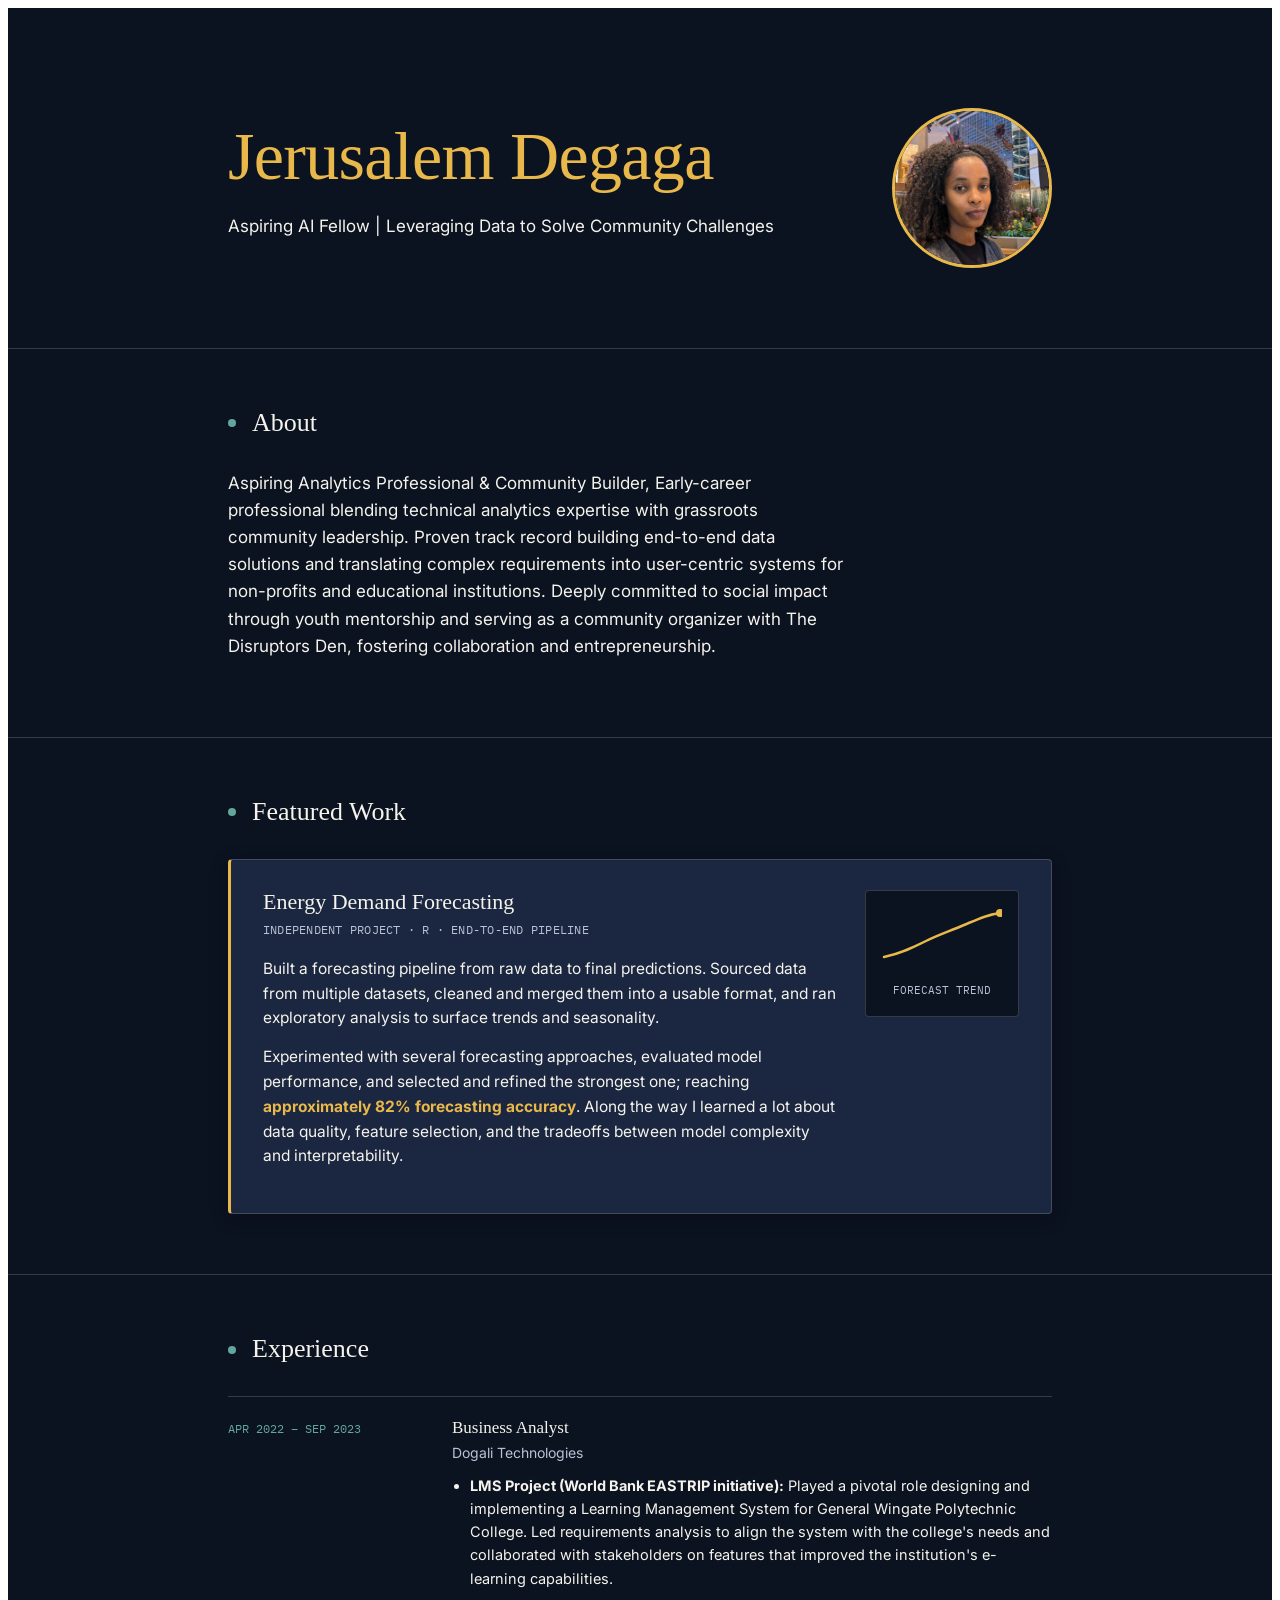
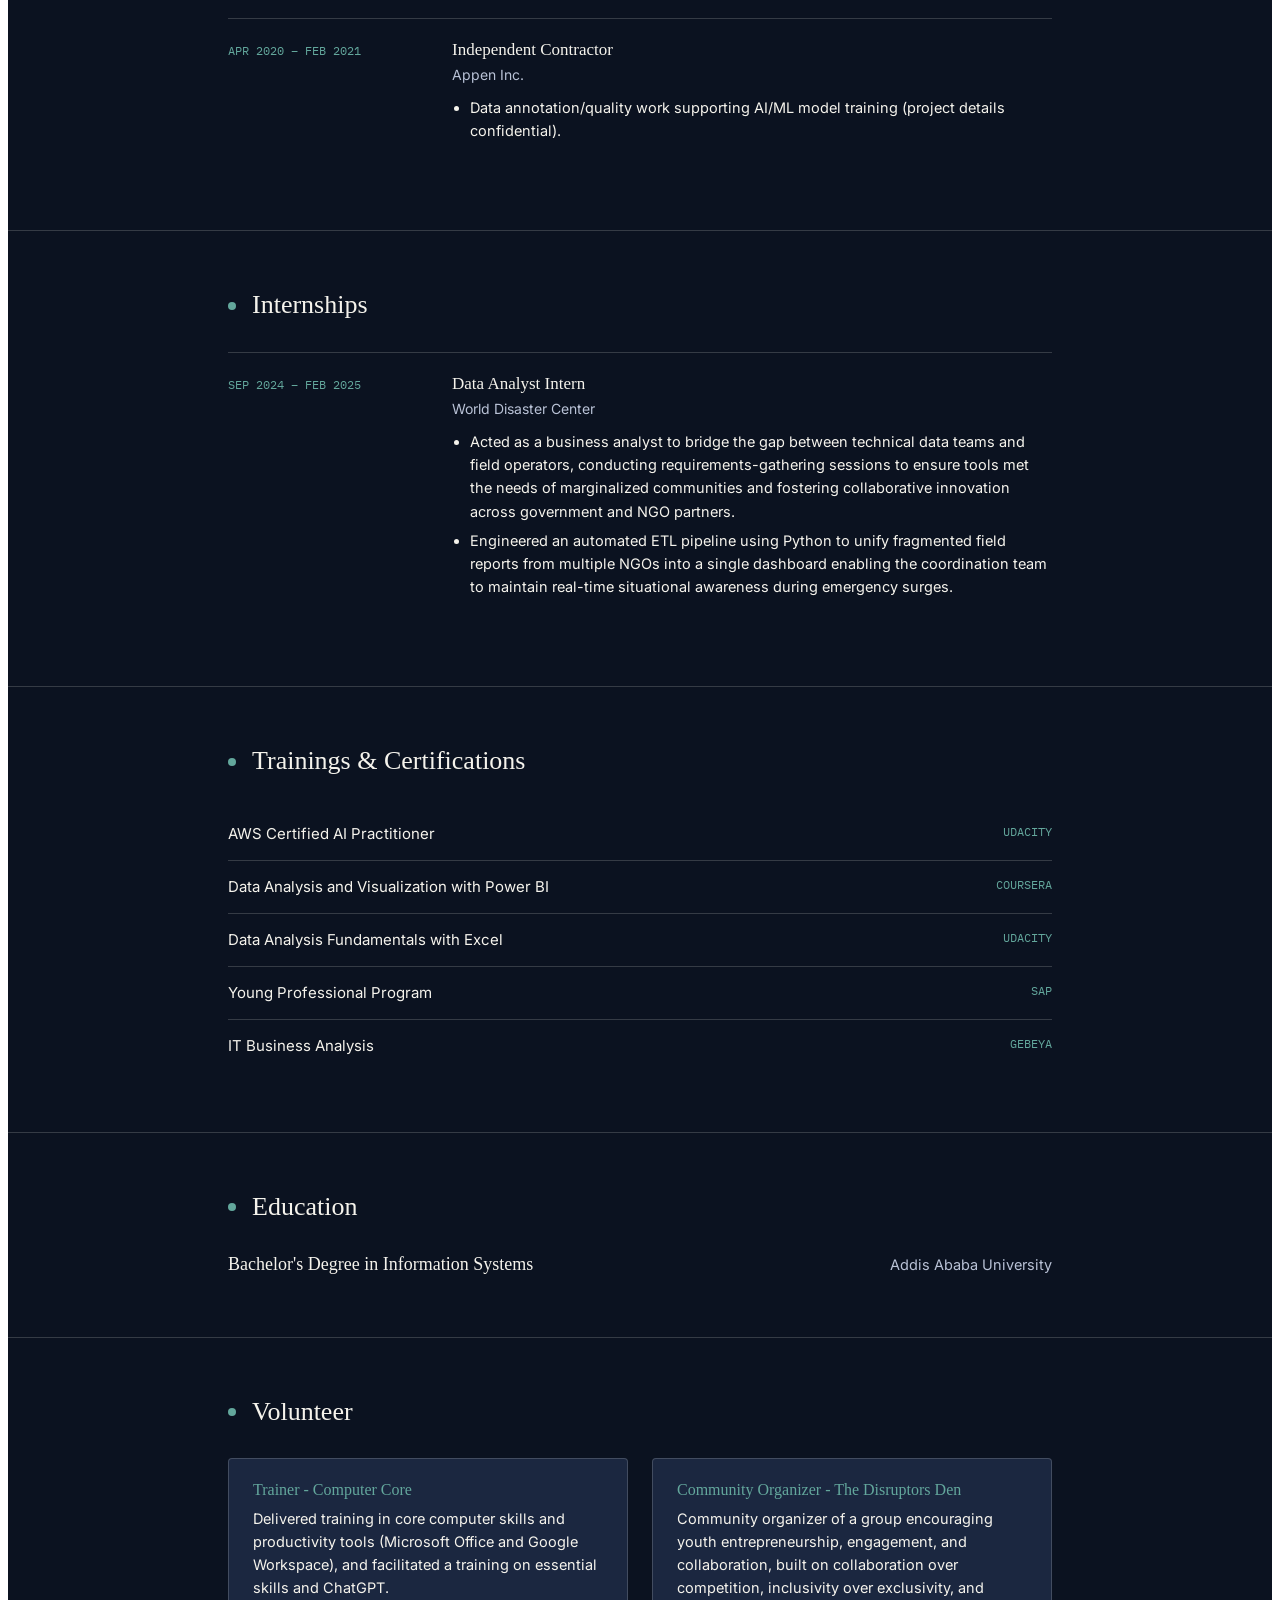
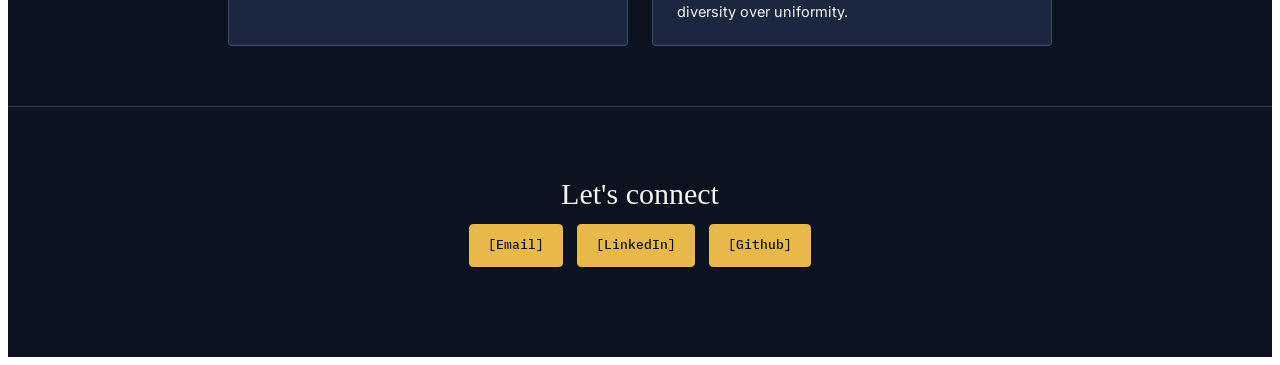
<file: index.html>
<!DOCTYPE html>
<style>
  :root {
    --bg: #0B1220;
    --bg-panel: #1B2740;
    --text: #F5F3EC;
    --muted: #B9C2D6;
    --gold: #E8B84B;
    --teal: #63A79C;
    --coral: #D9694C;
    --line: rgba(245,243,236,0.18);
    --maxw: 880px;
  }

  * { box-sizing: border-box; }

  #portfolio-root {
    background: var(--bg);
    color: var(--text);
    font-family: 'Inter', -apple-system, sans-serif;
    line-height: 1.6;
    -webkit-font-smoothing: antialiased;
  }

  
  #portfolio-root h1, #portfolio-root h2, #portfolio-root h3 {
  font-family: 'Instrument Serif', Georgia, serif;
  font-weight: 400;
  line-height: 1.1;
  margin: 0;
}

  #portfolio-root .wrap {
    max-width: var(--maxw);
    margin: 0 auto;
    padding: 0 28px;
  }

  #portfolio-root .eyebrow {
    font-family: 'IBM Plex Mono', monospace;
    font-size: 12px;
    letter-spacing: 0.14em;
    text-transform: uppercase;
    color: var(--gold);
    margin-bottom: 14px;
    display: block;
  }

  /* HERO */
  #portfolio-root .hero {
    padding: 100px 0 80px;
    border-bottom: 1px solid var(--line);
  }

  #portfolio-root .hero-inner {
    display: flex;
    justify-content: space-between;
    align-items: center;
    gap: 40px;
    flex-wrap: wrap;
  }

#portfolio-root .hero h1 {
  font-size: clamp(40px, 7vw, 68px);
  letter-spacing: -0.01em;
  color: var(--gold);
}
  #portfolio-root .hero .tagline {
    font-size: 19px;
    color: var(--muted);
    max-width: 480px;
    margin-top: 18px;
  }

  #portfolio-root .hero-photo {
    width: 160px;
    height: 160px;
    border-radius: 50%;
    border: 3px solid var(--gold);
    overflow: hidden;
    flex-shrink: 0;
    background: var(--bg-panel);
  }

  #portfolio-root .hero-photo img {
    width: 100%;
    height: 100%;
    object-fit: cover;
    display: block;
  }

  /* SECTIONS */
  #portfolio-root section {
    padding: 60px 0;
    border-bottom: 1px solid var(--line);
  }

  #portfolio-root .section-head {
    display: flex;
    align-items: center;
    gap: 16px;
    margin-bottom: 32px;
  }

  #portfolio-root .section-head .dot {
    width: 8px; height: 8px; border-radius: 50%;
    background: var(--teal);
    flex-shrink: 0;
  }

  #portfolio-root .section-head h2 {
    font-size: 26px;
  }

  #portfolio-root .lede {
    font-size: 17px;
    color: var(--text);
    max-width: 620px;
  }

  /* FEATURED PROJECT */
  #portfolio-root .project-card {
    background: var(--bg-panel);
    border: 1px solid var(--line);
    border-left: 3px solid var(--gold);
    border-radius: 4px;
    padding: 30px 32px;
    box-shadow: 0 4px 18px rgba(0,0,0,0.25);
    display: flex;
    gap: 28px;
    align-items: flex-start;
    flex-wrap: wrap;
  }

  #portfolio-root .project-card .project-text {
    flex: 1;
    min-width: 260px;
  }

  #portfolio-root .project-card h3 {
    font-size: 22px;
    margin-bottom: 6px;
  }

  #portfolio-root .project-card .project-meta {
    font-family: 'IBM Plex Mono', monospace;
    font-size: 12px;
    color: var(--muted);
    margin-bottom: 18px;
    letter-spacing: 0.02em;
  }

  #portfolio-root .project-card p {
    color: var(--text);
    font-size: 15.5px;
    margin: 0 0 14px;
  }

  #portfolio-root .project-card strong { color: var(--gold); }

  #portfolio-root .project-spark {
    flex-shrink: 0;
    background: var(--bg);
    border: 1px solid var(--line);
    border-radius: 4px;
    padding: 16px;
    text-align: center;
  }

  #portfolio-root .project-spark .spark-label {
    font-family: 'IBM Plex Mono', monospace;
    font-size: 11px;
    color: var(--muted);
    margin-top: 8px;
  }

  #portfolio-root .refine-note {
    margin-top: 4px;
    padding: 14px 16px;
    border: 1px dashed var(--coral);
    border-radius: 4px;
    font-size: 14px;
    color: var(--muted);
    width: 100%;
  }

  #portfolio-root .refine-note strong { color: var(--coral); }

  /* EXPERIENCE */
  #portfolio-root .role {
    padding: 22px 0;
    border-top: 1px solid var(--line);
    display: grid;
    grid-template-columns: 200px 1fr;
    gap: 24px;
  }

  #portfolio-root .role:first-of-type { border-top: none; }

  #portfolio-root .role .role-when {
    font-family: 'IBM Plex Mono', monospace;
    font-size: 12px;
    color: var(--teal);
  }

  #portfolio-root .role h3 {
    font-size: 17px;
    margin-bottom: 4px;
  }

  #portfolio-root .role .role-org {
    color: var(--muted);
    font-size: 14px;
    margin-bottom: 10px;
  }

  #portfolio-root .role ul {
    margin: 0;
    padding-left: 18px;
    font-size: 14.5px;
    color: var(--text);
  }

  #portfolio-root .role li { margin-bottom: 6px; }

  @media (max-width: 640px) {
    #portfolio-root .role { grid-template-columns: 1fr; gap: 6px; }
  }

  /* TRAININGS */
  #portfolio-root .training-list {
    list-style: none;
    margin: 0;
    padding: 0;
  }

  #portfolio-root .training-list li {
    display: flex;
    justify-content: space-between;
    padding: 14px 0;
    border-top: 1px solid var(--line);
    font-size: 15px;
    flex-wrap: wrap;
    gap: 6px;
  }

  #portfolio-root .training-list li:first-child { border-top: none; }

  #portfolio-root .training-list .training-issuer {
    font-family: 'IBM Plex Mono', monospace;
    font-size: 12px;
    color: var(--teal);
  }

  /* EDUCATION */
  #portfolio-root .edu-card {
    display: flex;
    justify-content: space-between;
    flex-wrap: wrap;
    gap: 10px;
    align-items: baseline;
  }

  #portfolio-root .edu-card h3 { font-size: 18px; }
  #portfolio-root .edu-card .edu-org { color: var(--muted); font-size: 14.5px; }

  /* VOLUNTEER */
  #portfolio-root .community-grid {
    display: grid;
    grid-template-columns: 1fr 1fr;
    gap: 24px;
  }

  @media (max-width: 640px) {
    #portfolio-root .community-grid { grid-template-columns: 1fr; }
  }

  #portfolio-root .community-card {
    padding: 22px 24px;
    background: var(--bg-panel);
    border: 1px solid var(--line);
    border-radius: 4px;
  }

  #portfolio-root .community-card h3 {
    font-size: 16px;
    color: var(--teal);
    margin-bottom: 8px;
  }

  #portfolio-root .community-card p {
    font-size: 14.5px;
    color: var(--text);
    margin: 0;
  }

  /* CONTACT */
  #portfolio-root .contact {
    padding: 70px 0 90px;
    text-align: center;
  }

  #portfolio-root .contact h2 {
    font-size: 30px;
    margin-bottom: 14px;
  }

  #portfolio-root .contact p.lede { margin: 0 auto 28px; }

  #portfolio-root .links {
    display: flex;
    justify-content: center;
    gap: 14px;
    flex-wrap: wrap;
  }

  #portfolio-root .links a {
    font-family: 'IBM Plex Mono', monospace;
    font-size: 13px;
    color: var(--bg);
    background: var(--gold);
    text-decoration: none;
    border: 1px solid var(--gold);
    padding: 10px 18px;
    border-radius: 4px;
    font-weight: 500;
    transition: opacity 0.15s ease;
  }

  #portfolio-root .links a:hover,
  #portfolio-root .links a:focus-visible {
    opacity: 0.85;
    outline: none;
  }

  #portfolio-root footer {
    text-align: center;
    padding: 26px 0 50px;
    font-size: 12px;
    color: var(--muted);
    font-family: 'IBM Plex Mono', monospace;
  }

  #portfolio-root a:focus-visible,
  #portfolio-root [tabindex]:focus-visible {
    outline: 2px solid var(--gold);
    outline-offset: 2px;
  }
</style>

<div id="portfolio-root">
  <link href="https://fonts.googleapis.com/css2?family=Fraunces:wght@500;600&family=Inter:wght@400;500&family=IBM+Plex+Mono:wght@400;500&display=swap" rel="stylesheet">

  <section class="hero">
    <div class="wrap hero-inner">
      <div>
        <h1>Jerusalem Degaga</h1>
        <p class="tagline"><p class="lede">Aspiring AI Fellow | Leveraging Data to Solve Community Challenges</p></p>
      </div>
      <div class="hero-photo">
        <img src="Jer.jpg" alt="Jerusalem Degaga">
      </div>
    </div>
  </section>

  <section id="about">
    <div class="wrap">
      <div class="section-head"><span class="dot"></span><h2>About</h2></div>
      <p class="lede">Aspiring Analytics Professional & Community Builder, Early-career professional blending technical analytics expertise with grassroots community leadership. Proven track record building end-to-end data solutions and translating complex requirements into user-centric systems for non-profits and educational institutions. Deeply committed to social impact through youth mentorship and serving as a community organizer with The Disruptors Den, fostering collaboration and entrepreneurship.</p>
    </div>
  </section>

  <section id="work">
    <div class="wrap">
      <div class="section-head"><span class="dot"></span><h2>Featured Work</h2></div>
      <div class="project-card">
        <div class="project-text">
          <h3>Energy Demand Forecasting</h3>
          <div class="project-meta">INDEPENDENT PROJECT · R · END-TO-END PIPELINE</div>
          <p>Built a forecasting pipeline from raw data to final predictions. Sourced data from multiple datasets, cleaned and merged them into a usable format, and ran exploratory analysis to surface trends and seasonality.</p>
          <p>Experimented with several forecasting approaches, evaluated model performance, and selected and refined the strongest one; reaching <strong>approximately 82% forecasting accuracy</strong>. Along the way I learned a lot about data quality, feature selection, and the tradeoffs between model complexity and interpretability.</p>
        </div>
        <div class="project-spark">
          <svg width="120" height="60" viewBox="0 0 120 60" aria-hidden="true">
            <path d="M2 50 C 20 46, 32 40, 44 34 S 68 24, 82 18 S 104 8, 118 6" fill="none" stroke="#E8B84B" stroke-width="2.5" stroke-linecap="round" />
            <circle cx="118" cy="6" r="4" fill="#E8B84B" />
          </svg>
          <div class="spark-label">FORECAST TREND</div>
        </div>
      </div>
    </div>
  </section>

  <section id="Experience">
  <div class="wrap">
    <div class="section-head"><span class="dot"></span><h2>Experience</h2></div>

    <div class="role">
      <div class="role-when">APR 2022 – SEP 2023</div>
      <div>
        <h3>Business Analyst</h3>
        <div class="role-org">Dogali Technologies</div>
        <ul>
          <li><strong>LMS Project (World Bank EASTRIP initiative):</strong> Played a pivotal role designing and implementing a Learning Management System for General Wingate Polytechnic College. Led requirements analysis to align the system with the college's needs and collaborated with stakeholders on features that improved the institution's e-learning capabilities.</li>
        </ul>
      </div>
    </div>

    <div class="role">
      <div class="role-when">APR 2020 – FEB 2021</div>
      <div>
        <h3>Independent Contractor</h3>
        <div class="role-org">Appen Inc.</div>
        <ul>
          <li>Data annotation/quality work supporting AI/ML model training (project details confidential).</li>
        </ul>
      </div>
    </div>

  </div>
</section>
  <section id="Internship">
  <div class="wrap">
    <div class="section-head"><span class="dot"></span><h2>Internships</h2></div>

    <div class="role">
      <div class="role-when">SEP 2024 – FEB 2025</div>
      <div>
        <h3>Data Analyst Intern</h3>
        <div class="role-org">World Disaster Center</div>
        <ul>
          <li>Acted as a business analyst to bridge the gap between technical data teams and field operators, conducting requirements-gathering sessions to ensure tools met the needs of marginalized communities and fostering collaborative innovation across government and NGO partners.</li>
          <li>Engineered an automated ETL pipeline using Python to unify fragmented field reports from multiple NGOs into a single dashboard enabling the coordination team to maintain real-time situational awareness during emergency surges.</li>
        </ul>
      </div>
    </div>

  </div>
</section>

  <section id="Trainings">
    <div class="wrap">
      <div class="section-head"><span class="dot"></span><h2>Trainings &amp; Certifications</h2></div>
      <ul class="training-list">
        <li><span>AWS Certified AI Practitioner</span><span class="training-issuer">UDACITY</span></li>
        <li><span>Data Analysis and Visualization with Power BI</span><span class="training-issuer">COURSERA</span></li>
        <li><span>Data Analysis Fundamentals with Excel</span><span class="training-issuer">UDACITY</span></li>
        <li><span>Young Professional Program</span><span class="training-issuer">SAP</span></li>
        <li><span>IT Business Analysis</span><span class="training-issuer">GEBEYA</span></li>
      </ul>
    </div>
  </section>

  <section id="Education">
    <div class="wrap">
      <div class="section-head"><span class="dot"></span><h2>Education</h2></div>
      <div class="edu-card">
        <div>
          <h3>Bachelor's Degree in Information Systems</h3>
        </div>
        <div class="edu-org">Addis Ababa University</div>
      </div>
    </div>
  </section>

  <section id="volunteer">
  <div class="wrap">
    <div class="section-head"><span class="dot"></span><h2>Volunteer</h2></div>
    <div class="community-grid">
      <div class="community-card">
        <h3>Trainer -  Computer Core </h3>
        <p>Delivered training in core computer skills and productivity tools (Microsoft Office and Google Workspace), and facilitated a training on essential skills and ChatGPT.</p>
      </div>
      <div class="community-card">
        <h3>Community Organizer - The Disruptors Den</h3>
        <p>Community organizer of a group encouraging youth entrepreneurship, engagement, and collaboration, built on collaboration over competition, inclusivity over exclusivity, and diversity over uniformity.</p>
      </div>
     
    </div>
  </div>
</section>

  <section class="contact" style="border-bottom: none;">
    <div class="wrap">
      <h2>Let's connect</h2>
      <div class="links">
        <a href="mailto:Jerusalemkinfe@gmail.com">[Email]</a>
        <a href="https://www.linkedin.com/in/jdegaga">[LinkedIn]</a>
        <a href="https://github.com/jdegaga">[Github]</a>
      
      </div>
    </div>
  </section>
</div>
</file>
